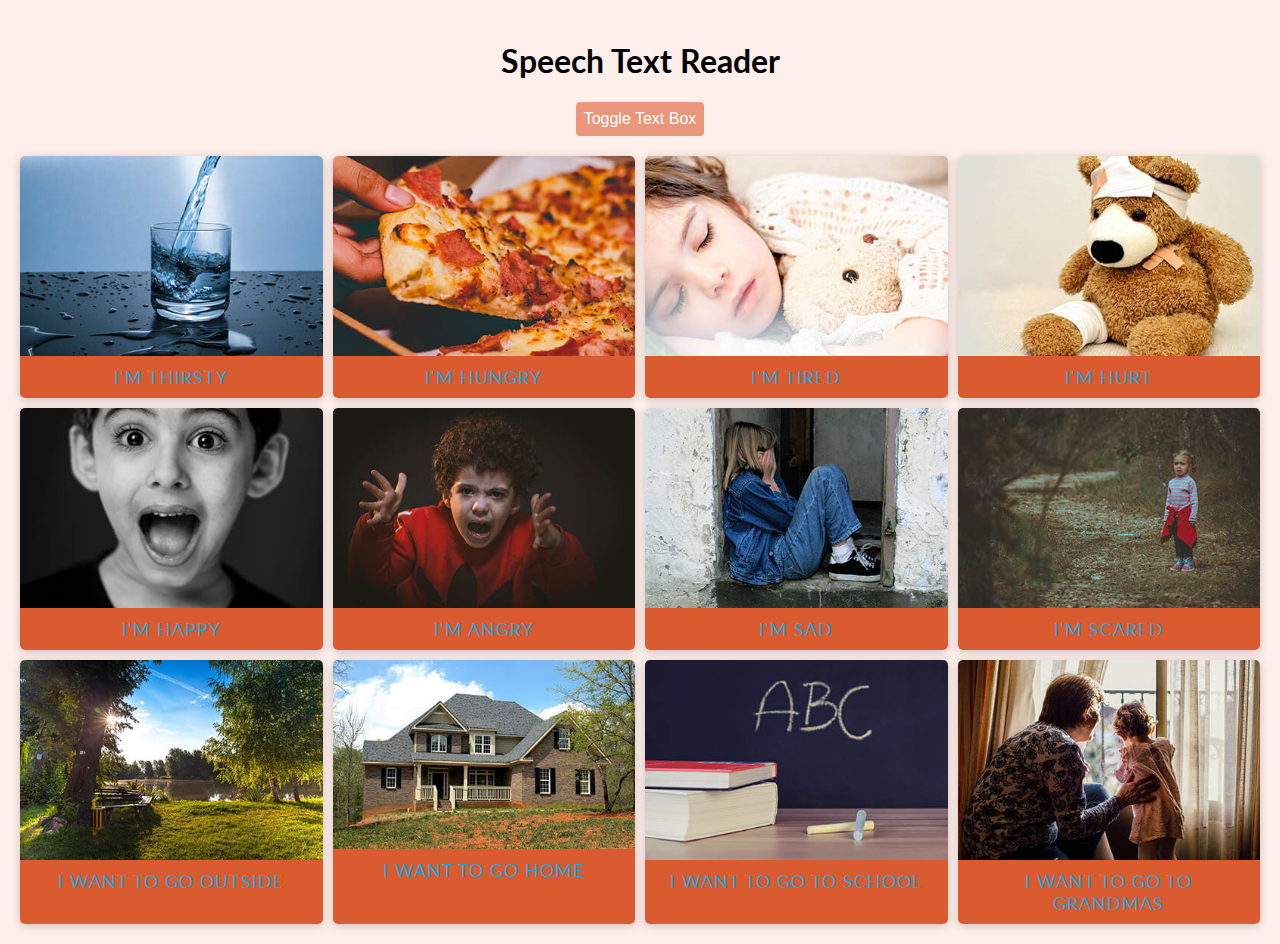
<file: index.html>
<!DOCTYPE html>
<html lang="en">
  <head>
    <meta charset="UTF-8">
    <meta http-equiv="X-UA-Compatible" content="IE=edge">
    <meta name="viewport" content="width=device-width, initial-scale=1.0">
    <title>Document</title>
    <link rel="stylesheet" href="style.css">
  </head>
  <body>
    <div class="container">
      <h1>Speech Text Reader</h1>
      <button id="toggle" class="btn btn-toggle">
        Toggle Text Box
      </button>
      <div id="text-box" class="text-box box">
        <div id="close" class="close">X</div>
        <h3>Choose Voice</h3>
         <select id="voices"></select> 
        <textarea id="text" placeholder="Enter text to read..."></textarea>
        <button class="btn" id="read">Read Text</button>
      </div>
      <main></main>
    </div>

    <script src="rakesh.js"></script>
  </body>
</html>
</file>
<file: style.css>
@import url('https://fonts.googleapis.com/css?family=Lato');

*{
    box-sizing: border-box;
}

body{
    background:  #ffefea;
    font-family: 'Lato',sans-serif;
    min-height: 100vh;
    margin: 0;
}

h1{
    text-align: center;
}

.container{
    margin: auto;
    padding: 20px;
}

.btn{
    cursor: pointer;
    background-color: darksalmon;
    border: 0;
    border-radius: 4px;
    color: #ffff;
    font-size: 16px;
    padding: 8px;
}

.btn:active {
    transform: scale(0.98);
}

.btn:focus,
select:focus{
    outline: 0;
}

.btn-toggle{
    display: block;
    margin: auto;
    margin-bottom: 20px;
}

.text-box{
    width: 70%;
    position: absolute;
    top: 30%;
    left: 50%;
    transform: translate(-50%,-800px);
    background-color: #333;
    color: #fff;
    padding: 20px;
    border-radius: 5px;
    transition: all 1s ease-in-out;
}
/* .text-box.show { 
    transform: translate(-50%, 0);
   } */
 .text-box.show{

    transform: translate(-50%,0);
} 
.text-box select{
    background-color: darksalmon;
    border: 0;
    color: #fff;
    font-size: 12px;
    height: 30px;
    width: 100%;
}
.text-box textarea{
    border: 1px #dadada;
    border-radius: 4px;
    font-size: 16px;
    padding: 8px;
    margin: 15px 0;
    width: 100%;
    height: 150px;
}
.text-box .btn{
    width: 100%;
}
.text-box .close{
    float: right;
    text-align: right;
    cursor: pointer;

}
main{
    display:grid;
    grid-template-columns: repeat(4,1fr);
    grid-gap: 10px;
}
.box{
    box-shadow: 0 2px 10px rgba(0, 0, 0, 0.2);
    border-radius: 5px;
    cursor: pointer;
    display: flex;
    flex-direction: column;
    overflow: hidden;
    transition: box-shadow .2s ease-out;

}

.box.active {
    box-shadow: 0 0 10px 5px darksalmon;
}
.box img{
    width: 100%;
    object-fit: cover;
    height: 200px;
}
.box .info {
    background-color: rgb(219, 91, 49);
    color: rgb(26, 166, 221);
    font-size: 18px;
    letter-spacing: 1px;
    text-transform: uppercase;
    margin: 0;
    padding: 10px;
    text-align: center;
    height: 100%;


}
@media(max-width:1100px){
    main{
        grid-template-columns: repeat(3,1fr);
    }
}
@media(max-width:760px){
    main{
        grid-template-columns: repeat(2,1fr);
    }
}
@media(max-width:500px){
    main{
        grid-template-columns: 1fr;
    }
}
</file>
